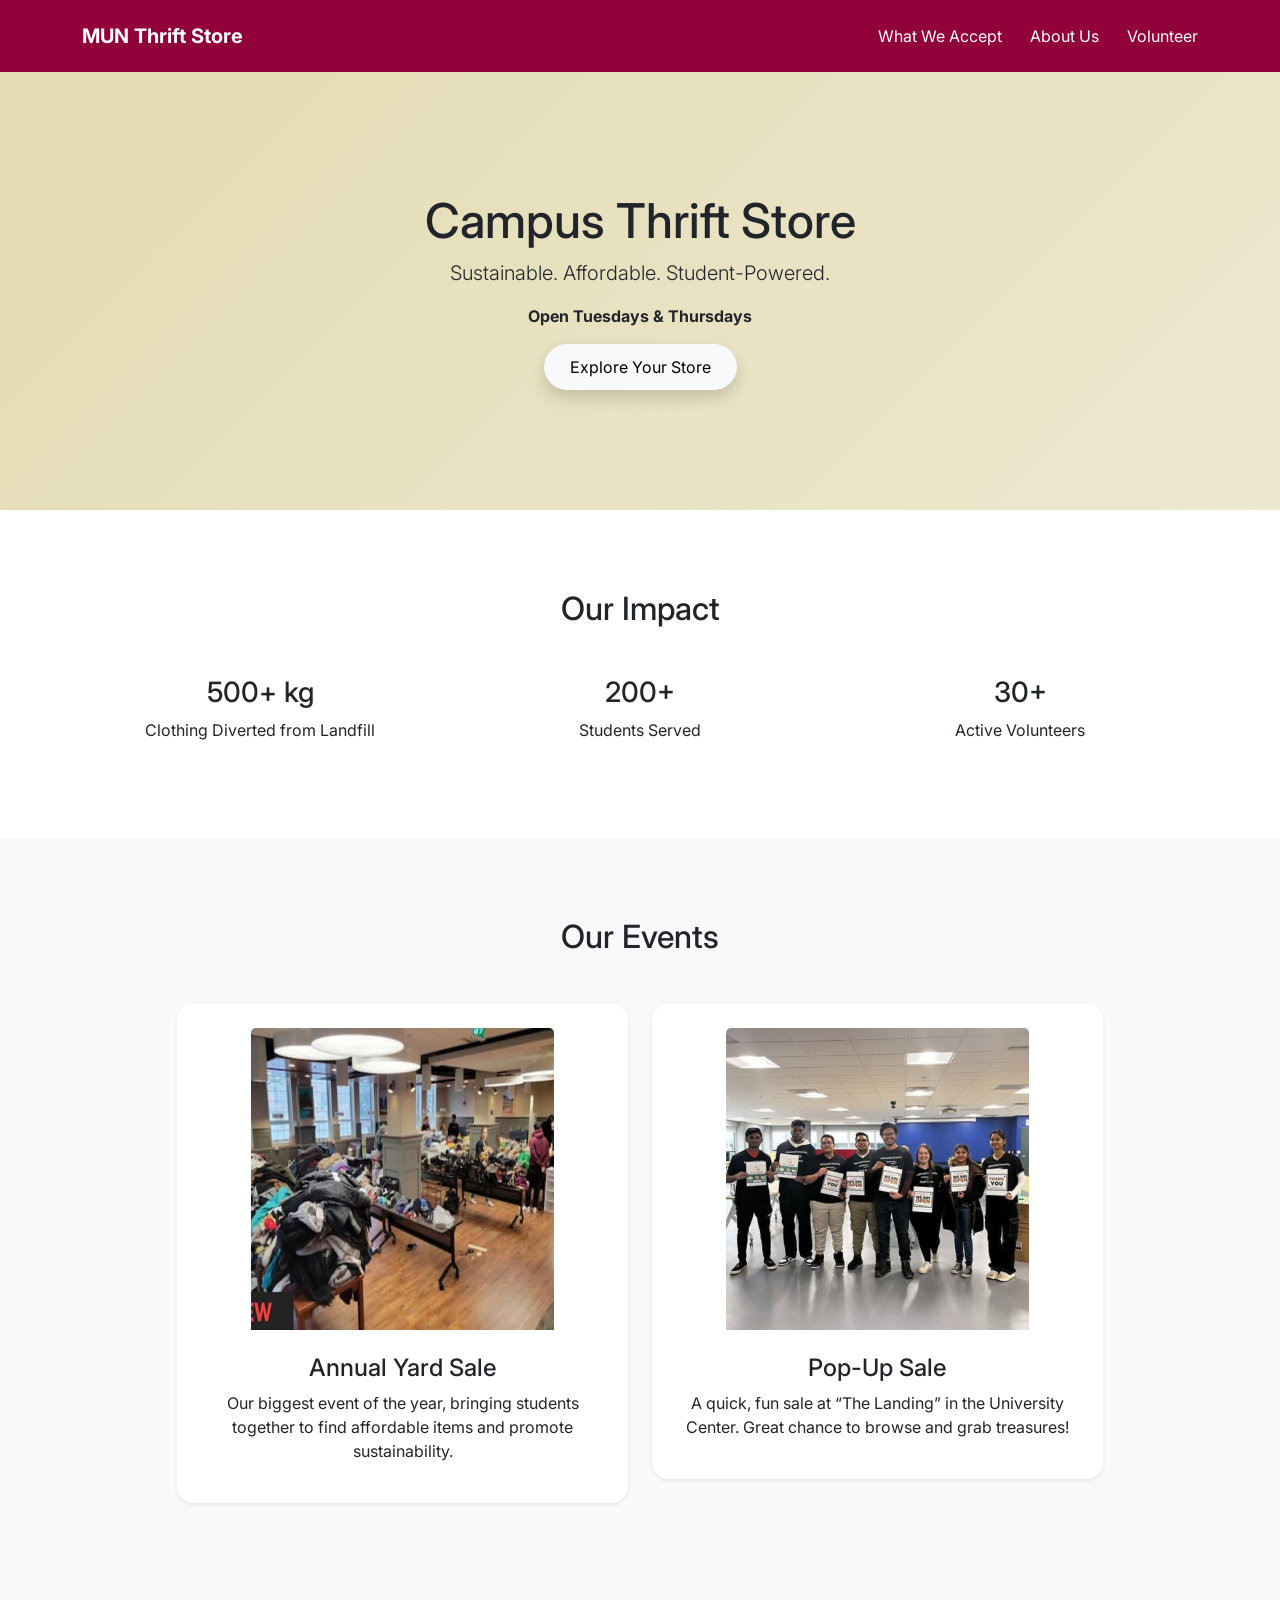
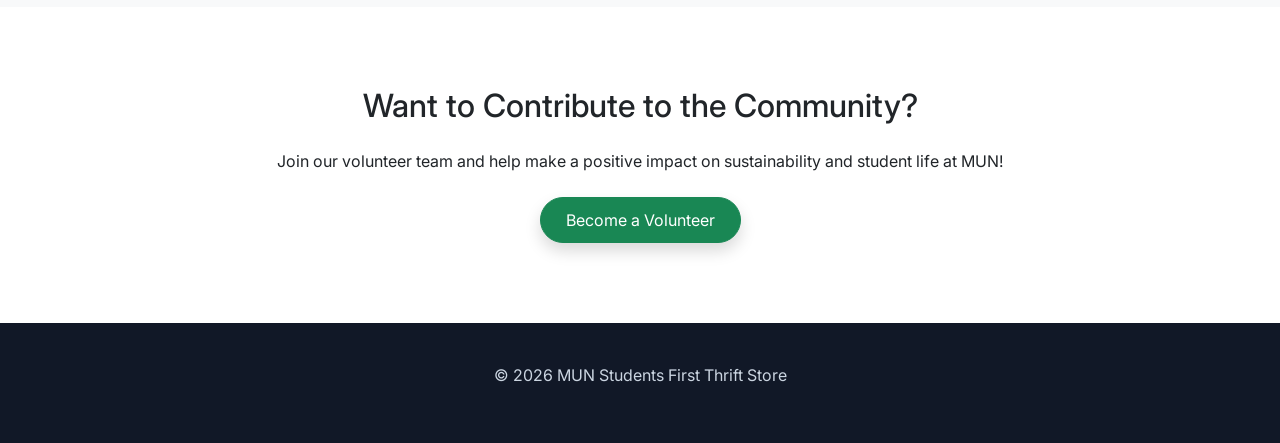
<file: index.html>
<!DOCTYPE html>
<html>
<head>
    <title>MUN Campus Thrift Store</title>
    <meta name="viewport" content="width=device-width, initial-scale=1">
    <link href="https://fonts.googleapis.com/css2?family=Inter:wght@400;600;700&display=swap" rel="stylesheet">
    <link href="https://cdn.jsdelivr.net/npm/bootstrap@5.3.2/dist/css/bootstrap.min.css" rel="stylesheet">
    <link href="css/styles.css" rel="stylesheet">
</head>
<body>

<nav class="navbar navbar-expand-lg navbar-dark py-3">
   <div class="container">
    <a class="navbar-brand" href="index.html">MUN Thrift Store</a>
    <div>
      <a class="text-white me-4 text-decoration-none" href="what_we_accept.html">What We Accept</a>
      <a class="text-white me-4 text-decoration-none" href="about_us.html">About Us</a>
      <a class="text-white text-decoration-none" href="volunteer.html">Volunteer</a>
    </div>
  </div>
</nav>

<section class="hero text-center">
    <div class="container">
        <h1>Campus Thrift Store</h1>
        <p class="lead">Sustainable. Affordable. Student-Powered.</p>
        <p><strong>Open Tuesdays & Thursdays</strong></p>
        <a href="what_we_accept.html" class="btn btn-light btn-modern shadow">Explore Your Store</a>
    </div>
</section>

<section class="section-padding text-center bg-white">
    <div class="container">
        <h2 class="mb-5">Our Impact</h2>
        <div class="row">
            <div class="col-md-4">
                <h3>500+ kg</h3>
                <p>Clothing Diverted from Landfill</p>
            </div>
            <div class="col-md-4">
                <h3>200+</h3>
                <p>Students Served</p>
            </div>
            <div class="col-md-4">
                <h3>30+</h3>
                <p>Active Volunteers</p>
            </div>
        </div>
    </div>
</section>

<section class="section-padding text-center bg-light">
    <div class="container">
        <h2 class="mb-5">Our Events</h2>
        <div class="row justify-content-center">
            <div class="col-md-5 mb-4">
                <div class="card shadow-sm p-4">
                      <img src="media/images/annual_yard_sale.jpg" class="card-img-top img-fluid mx-auto w-75" alt="Card image cap">
                    <h4 class="mt-4">Annual Yard Sale</h4>
                    <p>Our biggest event of the year, bringing students together to find affordable items and promote sustainability.</p>
                    
                </div>
            </div>
            <div class="col-md-5 mb-4">
                <div class="card shadow-sm p-4">
                      <img src="media/images/pop_up.jpg" class="card-img-top img-fluid mx-auto w-75" alt="Card image cap">
                    <h4 class="mt-4">Pop-Up Sale</h4>
                    <p>A quick, fun sale at “The Landing” in the University Center. Great chance to browse and grab treasures!</p>
                   
                </div>
            </div>
        </div>
    </div>
</section>

<section class="section-padding text-center bg-white">
    <div class="container">
        <h2 class="mb-4">Want to Contribute to the Community?</h2>
        <p class="mb-4">Join our volunteer team and help make a positive impact on sustainability and student life at MUN!</p>
        <a href="volunteer.html" class="btn btn-success btn-modern shadow">Become a Volunteer</a>
    </div>
</section>

<footer class="footer text-center">
    <div class="container">
        <p>© 2026 MUN Students First Thrift Store</p>
    </div>
</footer>

</body>
</html>
</file>
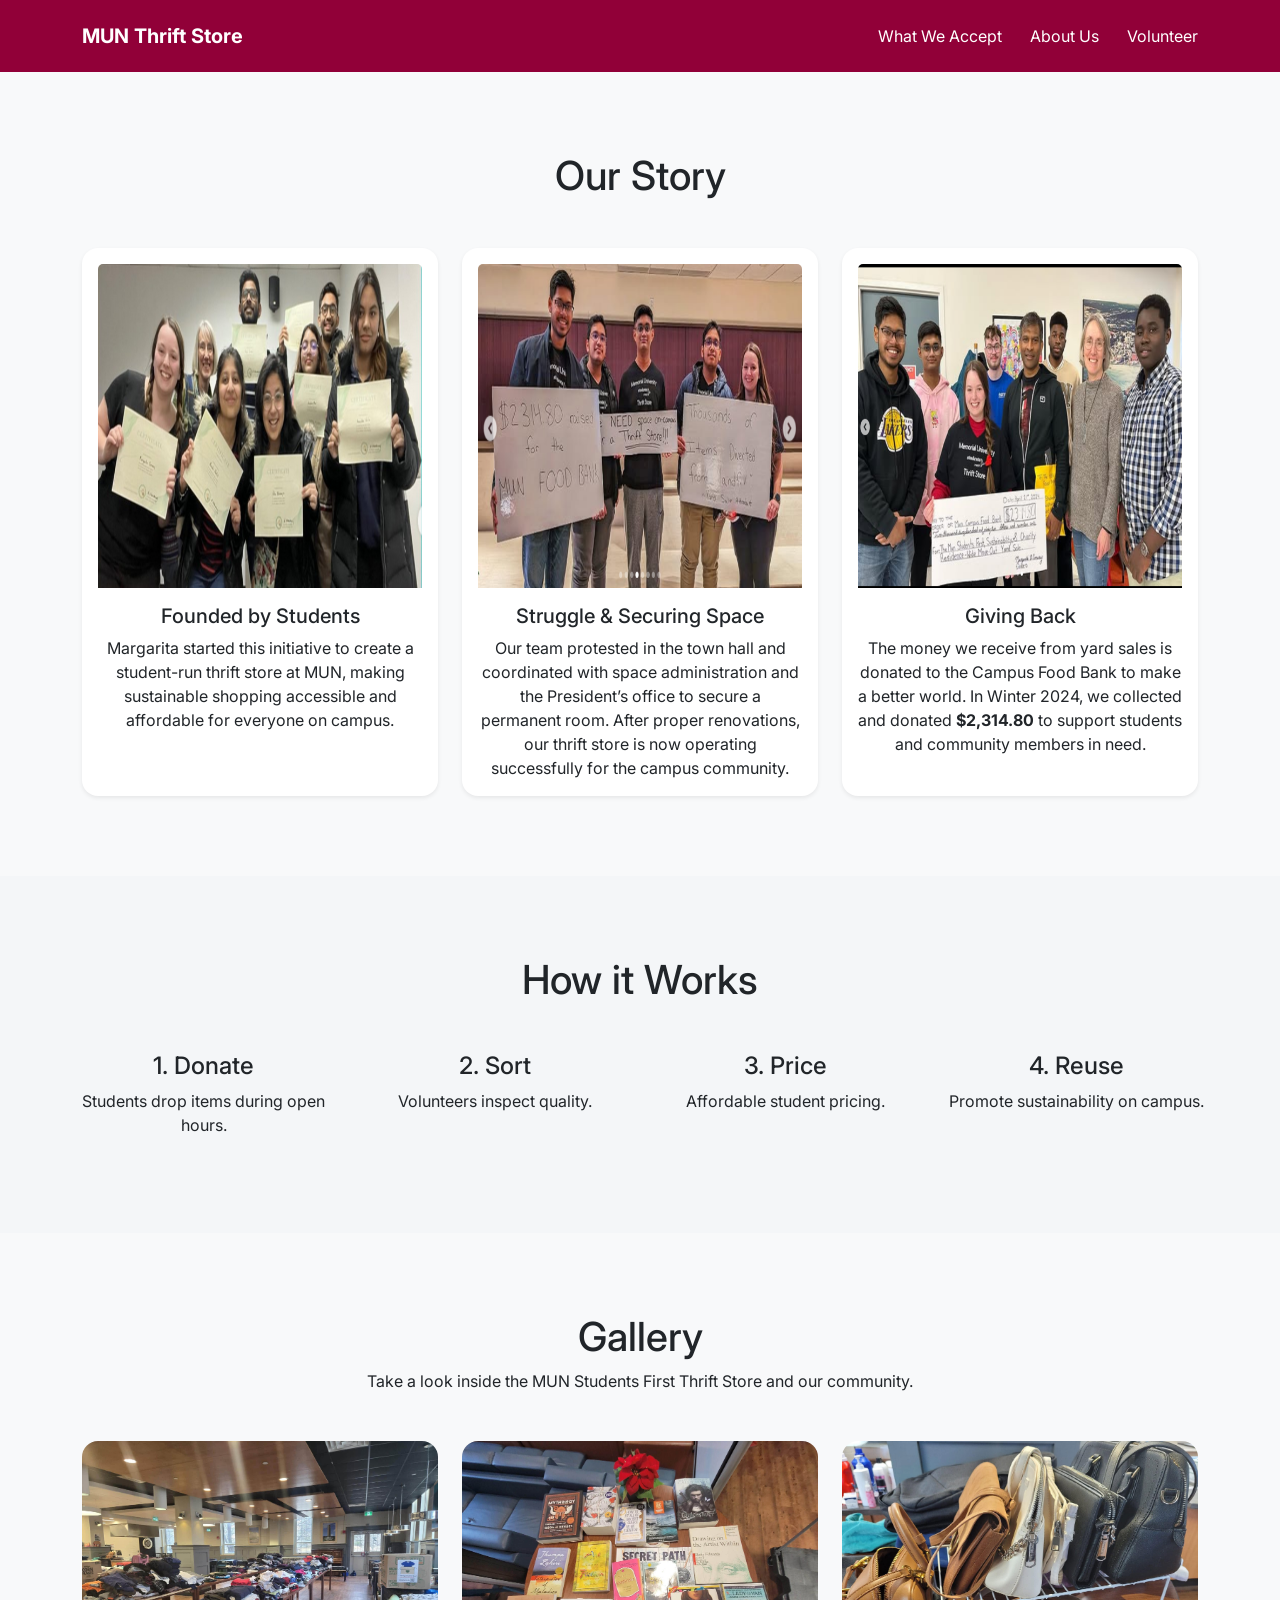
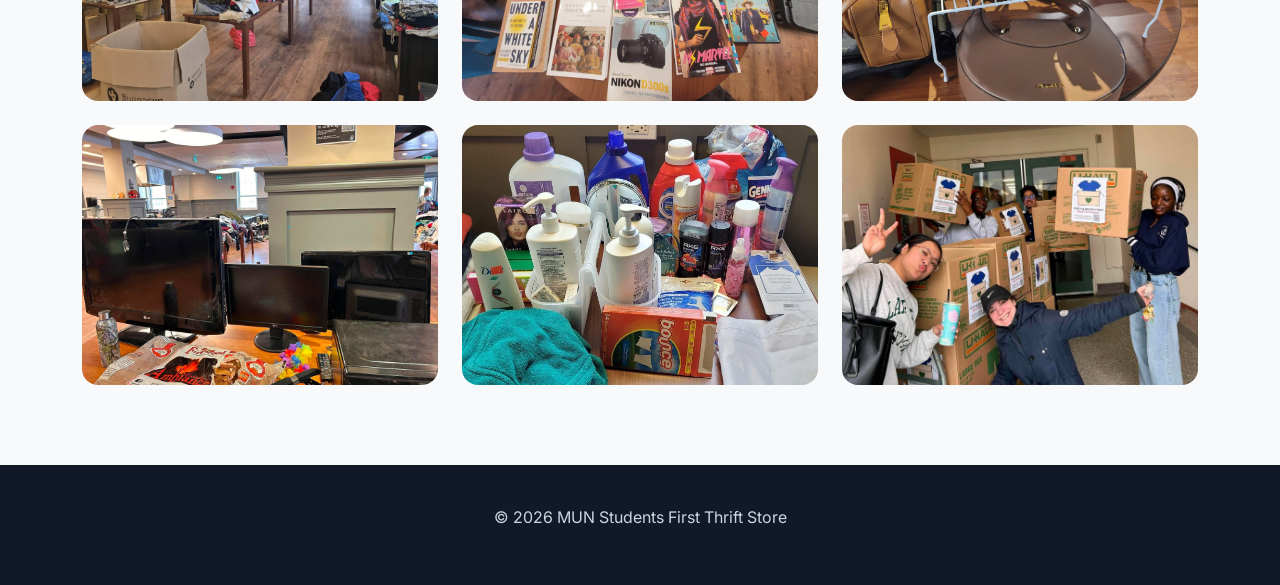
<file: about_us.html>
<!DOCTYPE html>
<html>
<head>
    <title>About Us</title>
    <meta name="viewport" content="width=device-width, initial-scale=1">
    <link href="https://fonts.googleapis.com/css2?family=Inter:wght@400;600;700&display=swap" rel="stylesheet">
    <link href="https://cdn.jsdelivr.net/npm/bootstrap@5.3.2/dist/css/bootstrap.min.css" rel="stylesheet">
    <link href="css/styles.css" rel="stylesheet">
</head>
<body>

<nav class="navbar navbar-expand-lg navbar-dark py-3">
  <div class="container">
    <a class="navbar-brand" href="index.html">MUN Thrift Store</a>
    <div>
      <a class="text-white me-4 text-decoration-none" href="what_we_accept.html">What We Accept</a>
      <a class="text-white me-4 text-decoration-none" href="about_us.html">About Us</a>
      <a class="text-white text-decoration-none" href="volunteer.html">Volunteer</a>
    </div>
  </div>
</nav>

<section class="section-padding bg-light text-center">
    <div class="container">
        <h1 class="mb-5">Our Story</h1>
        <div class="row g-4">

            <div class="col-md-4">
                <div class="card shadow-sm p-3 h-100">
                    <img src="media/images/founded.png" class="card-img-top mb-3" alt="Founded">
                    <h5 class="card-title">Founded by Students</h5>
                    <p class="card-text">Margarita started this initiative to create a student-run thrift store at MUN, making sustainable shopping accessible and affordable for everyone on campus.</p>
                </div>
            </div>

            <div class="col-md-4">
                <div class="card shadow-sm p-3 h-100">
                    <img src="media/images/townhall.png" class="card-img-top mb-3" alt="Struggle & Securing Space">
                    <h5 class="card-title">Struggle & Securing Space</h5>
                    <p class="card-text">Our team protested in the town hall and coordinated with space administration and the President’s office to secure a permanent room. After proper renovations, our thrift store is now operating successfully for the campus community.</p>
                </div>
            </div>

            <div class="col-md-4">
                <div class="card shadow-sm p-3 h-100">
                    <img src="media/images/food_bank_donation.jpg" class="card-img-top mb-3" alt="Donation Impact">
                    <h5 class="card-title">Giving Back</h5>
                    <p class="card-text">The money we receive from yard sales is donated to the Campus Food Bank to make a better world. In Winter 2024, we collected and donated <strong>$2,314.80</strong> to support students and community members in need.</p>
                </div>
            </div>

        </div>
    </div>
</section>




<div class="container section-padding text-center">
    <h1>How it Works</h1>

    <div class="row mt-5">
        <div class="col-md-3">
            <h4>1. Donate</h4>
            <p>Students drop items during open hours.</p>
        </div>
        <div class="col-md-3">
            <h4>2. Sort</h4>
            <p>Volunteers inspect quality.</p>
        </div>
        <div class="col-md-3">
            <h4>3. Price</h4>
            <p>Affordable student pricing.</p>
        </div>
        <div class="col-md-3">
            <h4>4. Reuse</h4>
            <p>Promote sustainability on campus.</p>
        </div>
    </div>
</div>

<!-- Gallery Section -->
<section class="section-padding bg-light">
    <div class="container">
        <div class="text-center mb-5">
            <h1>Gallery</h1>
            <p >
                Take a look inside the MUN Students First Thrift Store and our community.
            </p>
        </div>

        <div class="row g-4">

            <div class="col-md-4 col-sm-6">
                <img src="media\images\gallary\1.jpg"
                     class="img-fluid gallery-img"
                     alt="Thrift Store Photo 1">
            </div>

            <div class="col-md-4 col-sm-6">
                <img src="media\images\gallary\2.jpg"
                     class="img-fluid gallery-img"
                     alt="Thrift Store Photo 2">
            </div>

            <div class="col-md-4 col-sm-6">
                <img src="media\images\gallary\3.jpg"
                     class="img-fluid gallery-img"
                     alt="Thrift Store Photo 3">
            </div>

            <div class="col-md-4 col-sm-6">
                <img src="media\images\gallary\4.jpg"
                     class="img-fluid gallery-img"
                     alt="Thrift Store Photo 4">
            </div>

            <div class="col-md-4 col-sm-6">
                <img src="media\images\gallary\5.jpg"
                     class="img-fluid gallery-img"
                     alt="Thrift Store Photo 5">
            </div>

            <div class="col-md-4 col-sm-6">
                <img src="media\images\gallary\6.jpg"
                     class="img-fluid gallery-img"
                     alt="Thrift Store Photo 6">
            </div>

        </div>
    </div>
</section>

<footer class="footer text-center">
    <div class="container">
        <p>© 2026 MUN Students First Thrift Store</p>
    </div>
</footer>


</body>
</html>
</file>
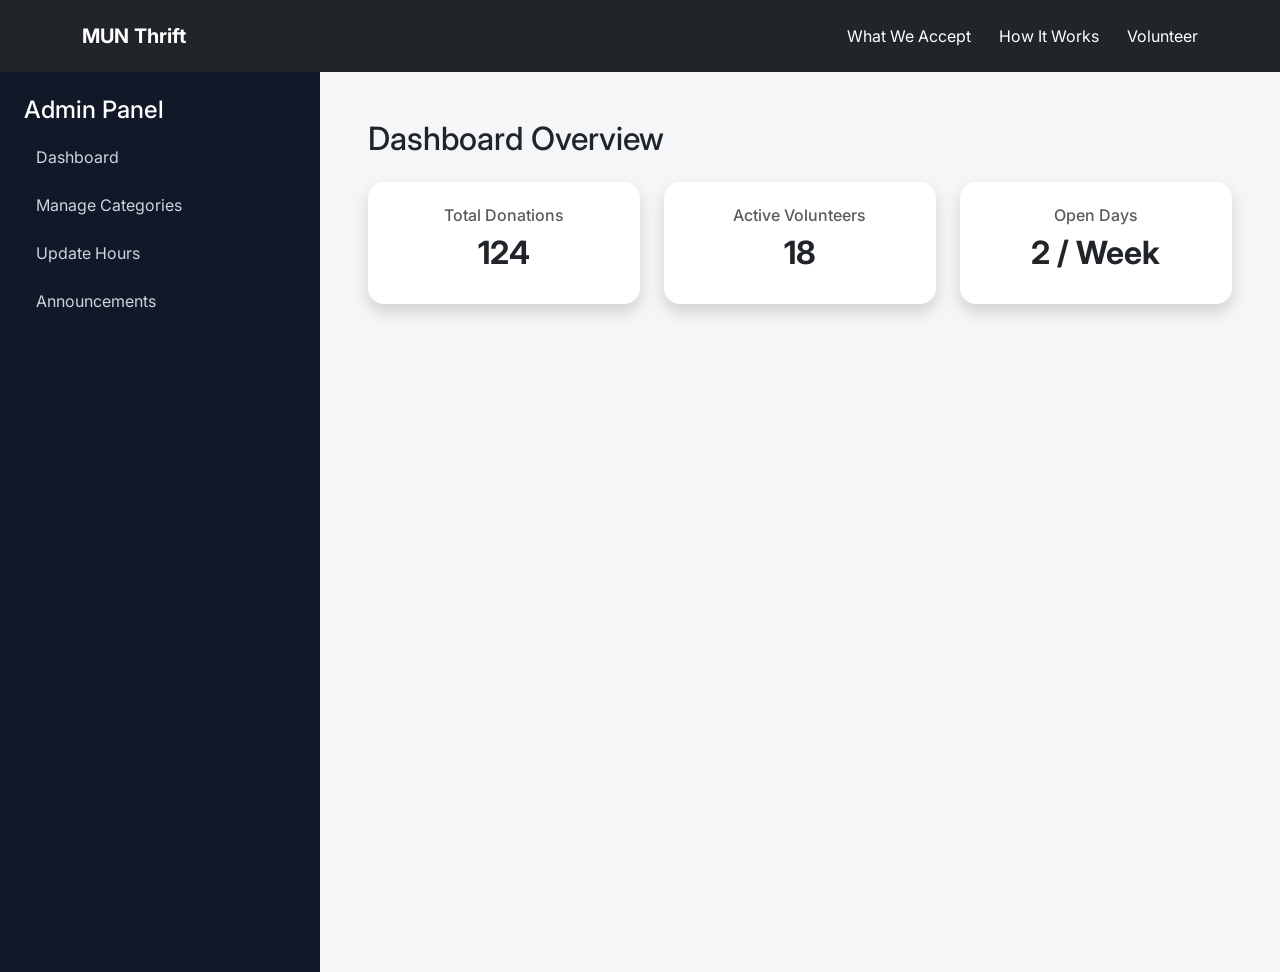
<file: admin_dashboard.html>
<!DOCTYPE html>
<html>
<head>
    <title>Admin Dashboard</title>
    <meta name="viewport" content="width=device-width, initial-scale=1">
    <link href="https://fonts.googleapis.com/css2?family=Inter:wght@400;600;700&display=swap" rel="stylesheet">
    <link href="https://cdn.jsdelivr.net/npm/bootstrap@5.3.2/dist/css/bootstrap.min.css" rel="stylesheet">
    <link href="css/styles.css" rel="stylesheet">
</head>
<body>

<nav class="navbar navbar-expand-lg navbar-dark bg-dark py-3">
  <div class="container">
    <a class="navbar-brand" href="index.html">MUN Thrift</a>
    <div>
      <a class="text-white me-4 text-decoration-none" href="what_we_accept.html">What We Accept</a>
      <a class="text-white me-4 text-decoration-none" href="how_it_works.html">How It Works</a>
      <a class="text-white text-decoration-none" href="volunteer.html">Volunteer</a>
    </div>
  </div>
</nav>

<div class="container-fluid">
    <div class="row">
        <div class="col-md-3 admin-sidebar p-4">
            <h4>Admin Panel</h4>
            <a href="#">Dashboard</a>
            <a href="#">Manage Categories</a>
            <a href="#">Update Hours</a>
            <a href="#">Announcements</a>
        </div>

        <div class="col-md-9 p-5">
            <h2>Dashboard Overview</h2>

            <div class="row mt-4">
                <div class="col-md-4">
                    <div class="card shadow p-4 text-center">
                        <h6 class="text-muted">Total Donations</h6>
                        <h2 class="fw-bold">124</h2>
                    </div>
                </div>

                <div class="col-md-4">
                    <div class="card shadow p-4 text-center">
                        <h6 class="text-muted">Active Volunteers</h6>
                        <h2 class="fw-bold">18</h2>
                    </div>
                </div>

                <div class="col-md-4">
                    <div class="card shadow p-4 text-center">
                        <h6 class="text-muted">Open Days</h6>
                        <h2 class="fw-bold">2 / Week</h2>
                    </div>
                </div>
            </div>
        </div>
    </div>
</div>

</body>
</html>
</file>
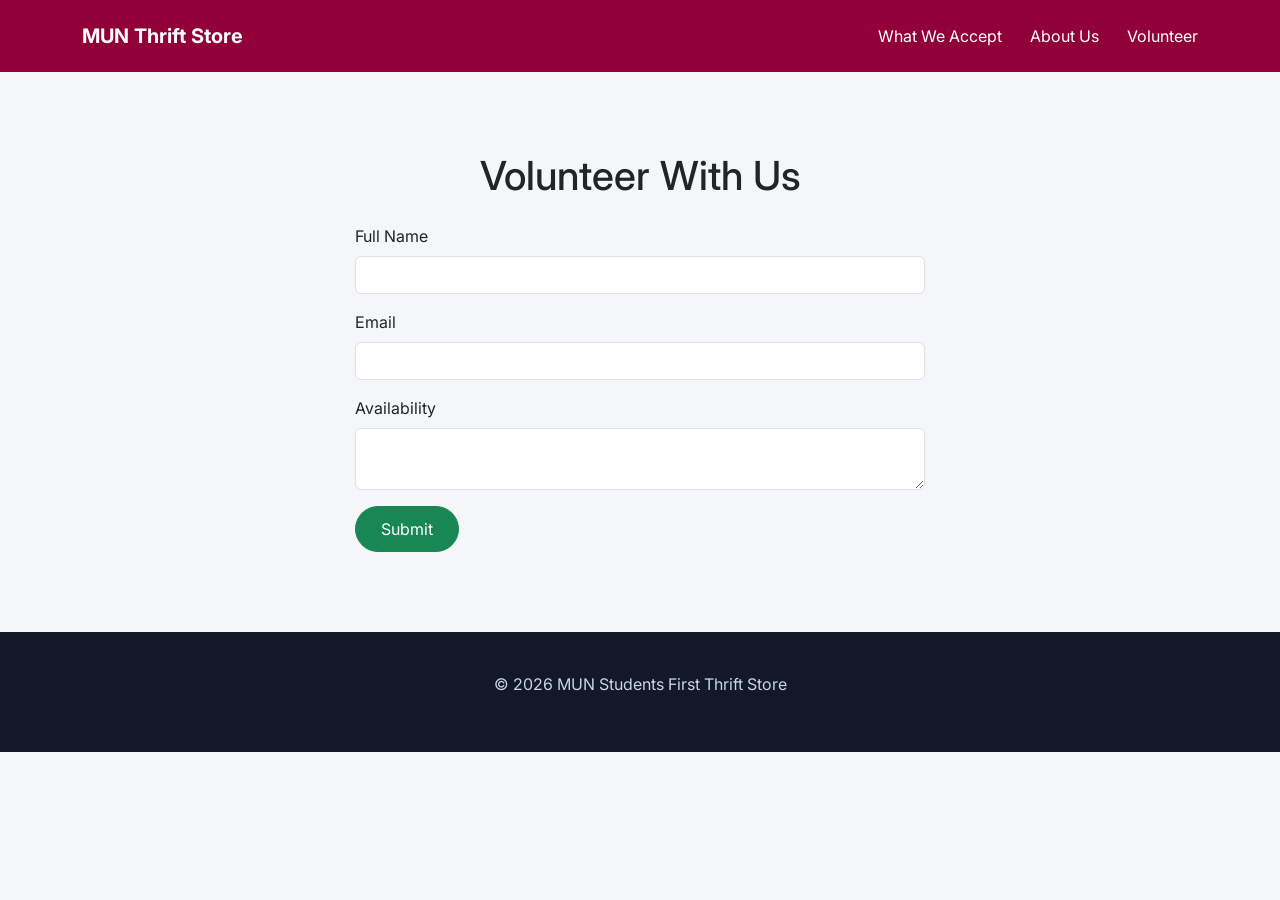
<file: volunteer.html>
<!DOCTYPE html>
<html>
<head>
    <title>Volunteer</title>
    <meta name="viewport" content="width=device-width, initial-scale=1">
    <link href="https://fonts.googleapis.com/css2?family=Inter:wght@400;600;700&display=swap" rel="stylesheet">
    <link href="https://cdn.jsdelivr.net/npm/bootstrap@5.3.2/dist/css/bootstrap.min.css" rel="stylesheet">
    <link href="css/styles.css" rel="stylesheet">
</head>
<body>

<nav class="navbar navbar-expand-lg navbar-dark py-3">
  <div class="container">
    <a class="navbar-brand" href="index.html">MUN Thrift Store</a>
    <div>
      <a class="text-white me-4 text-decoration-none" href="what_we_accept.html">What We Accept</a>
      <a class="text-white me-4 text-decoration-none" href="about_us.html">About Us</a>
      <a class="text-white text-decoration-none" href="volunteer.html">Volunteer</a>
    </div>
  </div>
</nav>

<div class="container section-padding">
    <h1 class="text-center">Volunteer With Us</h1>

    <form class="mt-4 col-md-6 mx-auto">
        <div class="mb-3">
            <label class="form-label">Full Name</label>
            <input type="text" class="form-control">
        </div>

        <div class="mb-3">
            <label class="form-label">Email</label>
            <input type="email" class="form-control">
        </div>

        <div class="mb-3">
            <label class="form-label">Availability</label>
            <textarea class="form-control"></textarea>
        </div>

        <button class="btn btn-success btn-modern">Submit</button>
    </form>
</div>

<footer class="footer text-center">
    <div class="container">
        <p>© 2026 MUN Students First Thrift Store</p>
    </div>
</footer>

</body>
</html>
</file>
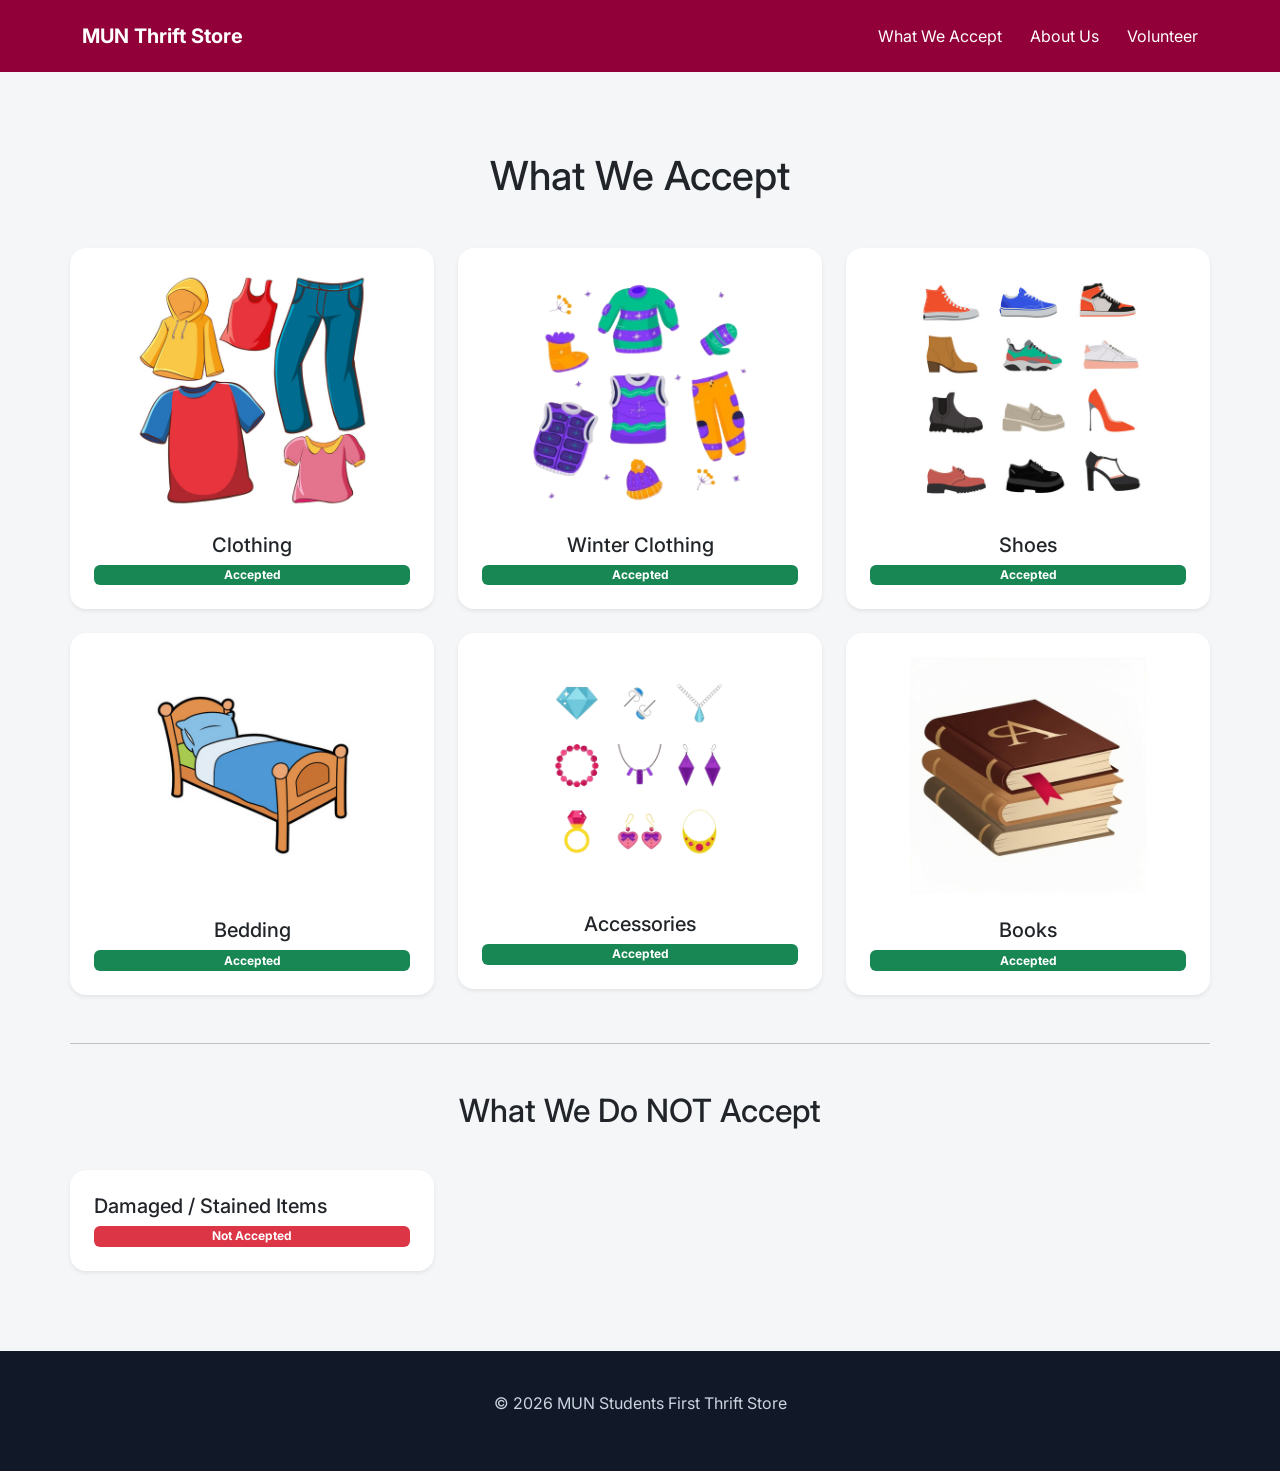
<file: what_we_accept.html>
<!DOCTYPE html>
<html>
<head>
    <title>What We Accept</title>
    <meta name="viewport" content="width=device-width, initial-scale=1">
    <link href="https://fonts.googleapis.com/css2?family=Inter:wght@400;600;700&display=swap" rel="stylesheet">
    <link href="https://cdn.jsdelivr.net/npm/bootstrap@5.3.2/dist/css/bootstrap.min.css" rel="stylesheet">
    <link href="css/styles.css" rel="stylesheet">
</head>
<body>

<nav class="navbar navbar-expand-lg navbar-dark py-3">
  <div class="container">
    <a class="navbar-brand" href="index.html">MUN Thrift Store</a>
    <div>
      <a class="text-white me-4 text-decoration-none" href="what_we_accept.html">What We Accept</a>
      <a class="text-white me-4 text-decoration-none" href="about_us.html">About Us</a>
      <a class="text-white text-decoration-none" href="volunteer.html">Volunteer</a>
    </div>
  </div>
</nav>

<div class="container section-padding">
    <h1 class="text-center mb-5">What We Accept</h1>

    <div class="row g-4">
        <div class="col-md-4">
            <div class="card shadow-sm p-4 text-center">
                 <img src="media/images/clothes.jpg" class="card-img-top img-fluid mx-auto w-75" alt="Card image cap">
                <h5 class="mt-4">Clothing</h5>
                <span class="badge badge-accept">Accepted</span>
            </div>
        </div>
        
        <div class="col-md-4">
            <div class="card shadow-sm p-4 text-center">
                 <img src="media/images/winter_clothes.jpg" class="card-img-top img-fluid mx-auto w-75" alt="Card image cap">
                <h5 class="mt-4">Winter Clothing</h5>
                <span class="badge badge-accept">Accepted</span>
            </div>
        </div>

        <div class="col-md-4">
            <div class="card shadow-sm p-4 text-center">
                 <img src="media/images/shoes.jpg" class="card-img-top img-fluid mx-auto w-75" alt="Card image cap">
                <h5 class="mt-4">Shoes</h5>
                <span class="badge badge-accept">Accepted</span>
            </div>
        </div>

        <div class="col-md-4">
            <div class="card shadow-sm p-4 text-center">
                 <img src="media/images/bedding.jpg" class="card-img-top img-fluid mx-auto w-75" alt="Card image cap">
                <h5 class="mt-4">Bedding</h5>
                <span class="badge badge-accept">Accepted</span>
            </div>
        </div>

        <div class="col-md-4">
            <div class="card shadow-sm p-4 text-center">
                 <img src="media/images/accessories.jpg" class="card-img-top img-fluid mx-auto w-75" alt="Card image cap">
                <h5 class="mt-4">Accessories</h5>
                <span class="badge badge-accept">Accepted</span>
            </div>
        </div>

        <div class="col-md-4">
            <div class="card shadow-sm p-4 text-center">
                 <img src="media/images/books.jpg" class="card-img-top img-fluid mx-auto w-75" alt="Card image cap">
                <h5 class="mt-4">Books</h5>
                <span class="badge badge-accept">Accepted</span>
            </div>
        </div>

    

    </div>

    <hr class="my-5">

    <h2 class="text-center">What We Do NOT Accept</h2>

    <div class="row g-4 mt-3">
        <div class="col-md-4">
            <div class="card shadow-sm p-4 border-danger">
                <h5>Damaged / Stained Items</h5>
                <span class="badge badge-reject">Not Accepted</span>
            </div>
        </div>
    </div>

</div>

<footer class="footer text-center">
    <div class="container">
        <p>© 2026 MUN Students First Thrift Store</p>
    </div>
</footer>


</body>
</html>
</file>
<file: css/styles.css>
body {
    font-family: 'Inter', sans-serif;
    background-color: #f4f6f8;
}

.navbar {
  background-color: #910038;
}

.navbar-brand {
    font-weight: 700;
}

.hero {
    background: linear-gradient(135deg,  #e3dbb2, #EDE8D0);
    padding: 120px 0;
}

.hero h1 {
    font-size: 3rem;
}

.section-padding {
    padding: 80px 0;
}

.card {
    border: none;
    border-radius: 16px;
    transition: 0.3s ease;
}


.card:hover {
    transform: translateY(-5px);
}

.btn-modern {
    border-radius: 30px;
    padding: 10px 25px;
}

.footer {
    background-color: #111827;
    color: #cbd5e1;
    padding: 40px 0;
}

.badge-accept {
    background-color: #198754;
}

.badge-reject {
    background-color: #dc3545;
}

.admin-sidebar {
    min-height: 100vh;
    background: #111827;
    color: white;
}

.admin-sidebar a {
    color: #cbd5e1;
    text-decoration: none;
    padding: 12px;
    display: block;
    border-radius: 8px;
}

.admin-sidebar a:hover {
    background: #1f2937;
}

/* Gallery */

.gallery-img {
    width: 100%;
    height: 260px;
    object-fit: cover;
    border-radius: 16px;
    transition: transform 0.3s ease, box-shadow 0.3s ease;
    cursor: pointer;
}

.gallery-img:hover {
    transform: scale(1.03);
    box-shadow: 0 12px 25px rgba(0,0,0,0.15);
}
</file>
